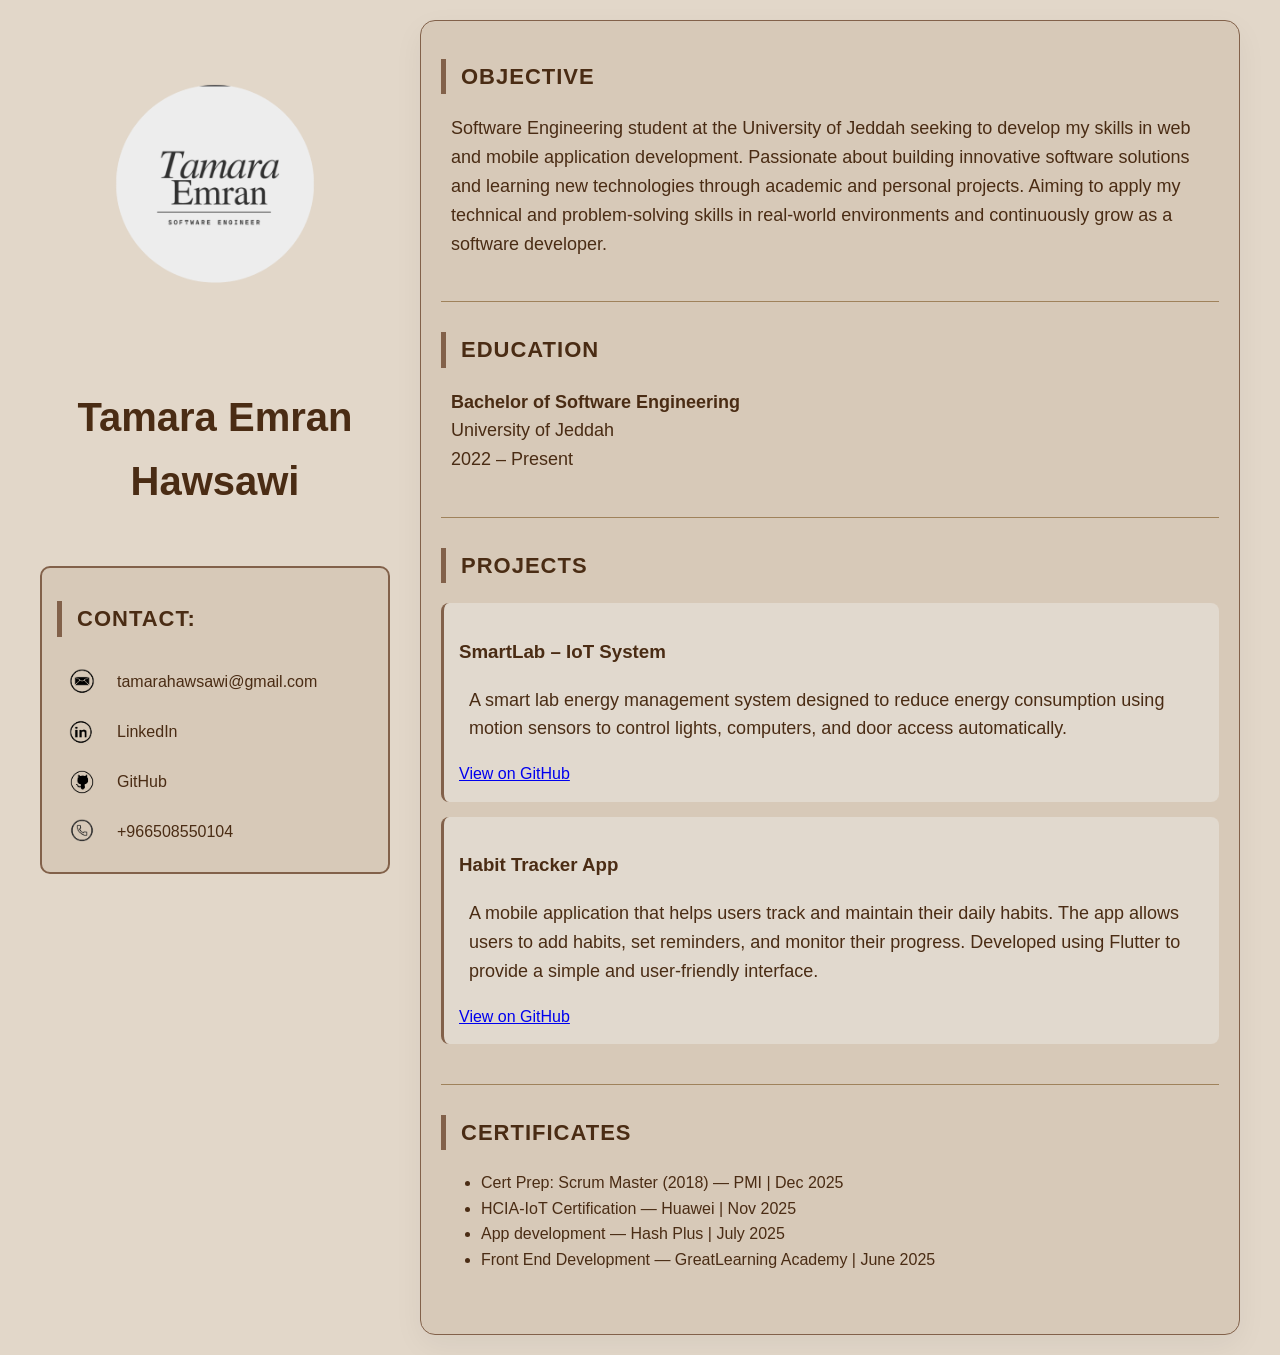
<file: index.html>
<!DOCTYPE html>
<html lang="en">

<head>
<title>Tamara Portfolio</title>
<link rel="stylesheet" href="style.css">
<meta charset="UTF-8">
<meta name="viewport" content="width=device-width, initial-scale=1.0">
</head>

<body>
 <div class="container">
    <aside class="left-column">
      <header class = "profile">
       <img src="images/profile.png" alt="Portfile icon">
        <h1>Tamara Emran Hawsawi</h1>
     </header>
 <section class="Contact">
    <h2>Contact:</h2>
 <div class="contact-item">
     <img src="images/email_icon.png" alt="Email icon">
     <a href="mailto:tamarahawsawi@gmail.com">tamarahawsawi@gmail.com</a>
 </div>
 <div class="contact-item">
     <img src="images/linkedin_icon.png" alt="LinkedIn icon">
     <a href="https://www.linkedin.com/in/tamaraemran/" target="_blank">LinkedIn</a>
 </div>
 <div class="contact-item">
     <img src="images/github_icon.png" alt="GitHub icon">
     <a href="https://github.com/tamaraemran" target="_blank">GitHub</a>
  </div>
  <div class="contact-item">
     <img src="images/phone_icon.png" alt="Phone icon">
     <a href="tel:+966508550104">+966508550104</a>
  </div>
  </section>
 </aside>
    <main class="right-column">
     <section class="objective">
        <h2>Objective</h2>
        <p>Software Engineering student at the University of Jeddah seeking to develop my skills in web and mobile application development. 
         Passionate about building innovative software solutions and learning new technologies through academic and personal projects. 
         Aiming to apply my technical and problem-solving skills in real-world environments and continuously grow as a software developer.
        </p>
     </section>
     <section class="education">
          <h2>Education</h2>
          <div class="info-block">
            <p>
              <strong>Bachelor of Software Engineering</strong><br>
              University of Jeddah<br>
              2022 – Present
            </p>
           </div>
     </section>

    <section class="projects">
        <h2>Projects</h2> 
        <div class="project-item">
        <h3>SmartLab – IoT System</h3>
          <p>
              A smart lab energy management system designed to reduce energy consumption using motion sensors 
               to control lights, computers, and door access automatically. 
          </p>
          <a href="https://github.com/tamaraemran/SmartLab-IoT-Project" target="_blank">View on GitHub</a>
        </div>
        <div class="project-item">
          <h3>Habit Tracker App</h3>
          <p>
             A mobile application that helps users track and maintain their daily habits. 
             The app allows users to add habits, set reminders, and monitor their progress. 
             Developed using Flutter to provide a simple and user-friendly interface.
          </p>
             <a href="https://github.com/Haalasmarei17/Daily-Habit-Tracker-Application" target="_blank">View on GitHub</a>
        </div>
    </section>

    <section class="Certificates">
        <h2>Certificates</h2>
        <ul>
            <li>Cert Prep: Scrum Master (2018) — PMI | Dec 2025</li>
            <li>HCIA-IoT Certification — Huawei | Nov 2025</li>
            <li>App development — Hash Plus | July 2025</li>
            <li>Front End Development — GreatLearning Academy | June 2025</li>
        </ul>
    </section>

  </main>
</div>
</body>
</html>
</file>
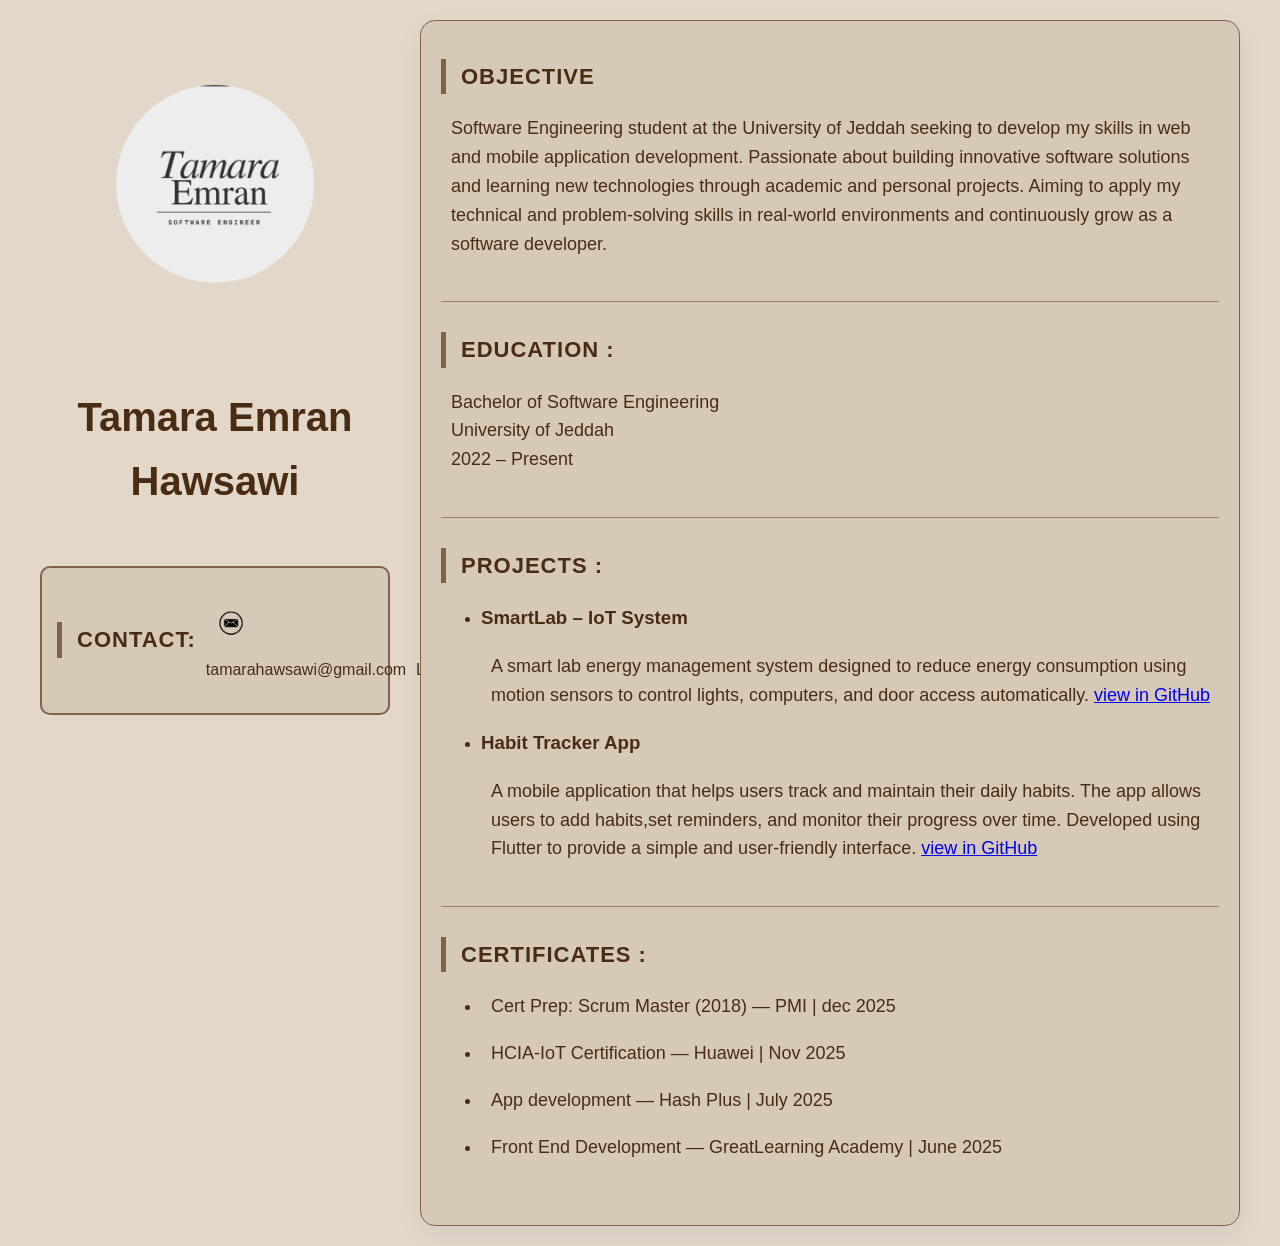
<file: index.html.html>
<!DOCTYPE html>
<html lang="en">

<head>
<title>Tamara Portfolio</title>
<link rel="stylesheet" href="style.css">
<meta charset="UTF-8">
<meta name="viewport" content="width=device-width, initial-scale=1.0">
</head>

<body>
<div class="container">
    <aside class="left-column">
      <header class = "profile">
       <img src="images/profile.png" alt="Portfile icon">
        <h1>Tamara Emran Hawsawi</h1>
     </header>
     <section class="Contact">
 <div>
    <h2>Contact:</h2>
  <p>
     <img src="images/email_icon.png" alt="email icon">
      <a href="mailto:tamarahawsawi@gmail.com">tamarahawsawi@gmail.com</a>
   </p> 
  <p>
     <img src="images/linkedin_icon.png" alt="linkedin icon">
      <a href="https://www.linkedin.com/in/tamaraemran/">Linkedin</a>
   </p>
   <p>
     <img src="images/github_icon.png" alt="github icon">
      <a href="https://github.com/tamaraemran">GitHub</a>
   </p>
  <p>
     <img src="images/phone_icon.png" alt="phone icon">
     <a href="tel:+966508550104">+966508550104</a>
   </p>
  </div>
</section>
    </aside>
    <main class="right-column">
        <section class="objective">
            <h2>Objective</h2>
         <p>Software Engineering student at the University of Jeddah seeking to develop my skills in web and mobile application development. 
            Passionate about building innovative software solutions and learning new technologies through academic and personal projects. 
            Aiming to apply my technical and problem-solving skills in real-world environments and continuously grow as a software developer.
        </p>
        </section>
        <section class = "education">
    <h2>Education :</h2>
    <p>
        Bachelor of Software Engineering<br>
        University of Jeddah<br>
        2022 – Present
    </p>

</section>

<section class = "projects">
  <h2>Projects :</h2>
  <ul>
    <li>
     <h3>SmartLab – IoT System</h3>
     <p>
     A smart lab energy management system designed to reduce energy consumption using motion sensors 
     to control lights, computers, and door access automatically. 
     <a href="https://github.com/tamaraemran/SmartLab-IoT-Project">view in GitHub</a>
    </p>
    </li>
    <li> 
  <h3>Habit Tracker App</h3>
  <p>
    A mobile application that helps users track and maintain their daily habits.
    The app allows users to add habits,set reminders, and monitor their progress over time. Developed using Flutter to provide a simple and 
    user-friendly interface.
      <a href="https://github.com/Haalasmarei17/Daily-Habit-Tracker-Application">view in GitHub</a>
  </p> 
    </li>
  </ul>
 
</section>
<section class="Certificates">
    <h2>Certificates :</h2>
    <ul>
        <li>
            <p>Cert Prep: Scrum Master (2018) — PMI | dec 2025 </p>
        </li>
         <li>
            <p>HCIA-IoT Certification — Huawei | Nov 2025 </p>
        </li>
         <li>
            <p>App development — Hash Plus | July 2025 </p>
        </li>
         <li>
            <p>Front End Development — GreatLearning Academy | June 2025  </p>
        </li>
    </ul>
</section>

    </main>
</div>
</body>

</html>
</file>
<file: style.css>
body{
background-color:#E2D7C9;
font-family:Arial , sans-serif;
padding: 20px;
color: #4A2C14;
margin: 0;
line-height: 1.6;
}
.container{
    display: grid;
    grid-template-columns: 350px 1fr;
    gap: 30px;
    max-width: 1200px;
    margin: 0 auto;
}
.left-column{
    display: flex;
    flex-direction: column;
    gap: 20px;
}
.profile{
display:flex;
flex-direction: column;
align-items:center;
text-align: center;
}
.profile h1{
color:#4A2C14;
font-size: 40px;
margin-top: 15px;
font-weight: 600;
}   

.profile img{
width: 350px;;
height: 350px;
border-radius:50%;
object-fit:cover;
}
.right-column{
    background-color: #d7c9b8;
    border:1px solid #82614A;
    border-radius:15px;
    padding: 20px;  
    box-shadow: 0 10px 30px rgba(0,0,0,0.05);
}
.right-column section{
    border-bottom: 1px solid #9f825b;
    padding-bottom: 25px;
    margin-bottom: 30px;
}
.right-column section:last-child {
    border-bottom: none; 
    margin-bottom: 0;
}
.education p, .projects p, .Certificates p, .objective p{
    font-size: 18px;
    padding-left: 10px;
}
.Contact{
  background-color: #d7c9b8;
  border: 2px solid #82614A;
  border-radius: 10px;
  padding: 15px;
}
h2 {
    font-size: 22px;
    border-left: 5px solid #82614A; 
    padding-left: 15px;
    margin-bottom: 20px;
    text-transform: uppercase;
    letter-spacing: 1px;
}
.Contact div{
    display: flex;
    align-items: center; 
    gap: 10px;
    font-size: 16px;  
}
.Contact div:hover {
    transform: translateX(5px); 
}
.Contact div img{
width: 50px;
height: 50px;
}
.Contact a {
    text-decoration: none;
    color: #4A2C14;
}
.project-item {
    background: #e1d9ce;
    padding: 15px;
    border-radius: 8px;
    margin-bottom: 15px;
    border-left: 3px solid #82614A;
}
@media screen and (max-width: 992px) {
    .container {
        grid-template-columns: 1fr; 
        gap: 20px;
    }
    
    .profile img {
        width: 200px;
        height: 200px;
    }
}
@media screen and (max-width: 576px) {
    body {
        padding: 10px;
    }
    
    .profile h1 {
        font-size: 28px;
    }
    
    .objective, .education, .projects, .Certificates {
        padding: 15px;
    }
}
@media screen and (max-width: 768px){
    .container {
        grid-template-columns: 1fr;
        gap: 20px;
        padding: 10px;
    }
    .profile img {
        width: 180px;
        height: 180px;
    }
    .profile h1{
        font-size: 26px;
    }
    .right-column h2{
        font-size: 22px;
    }
}
</file>
